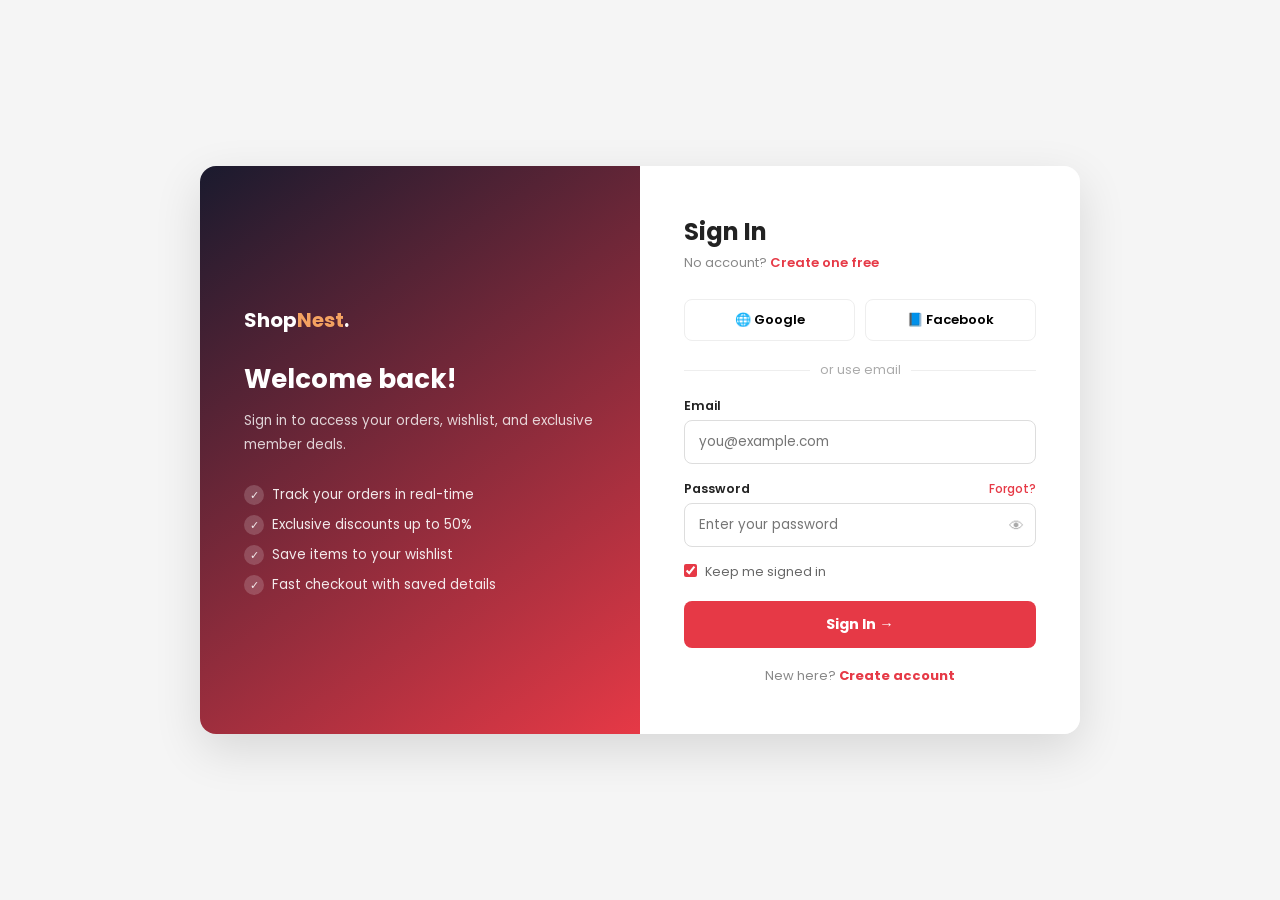
<file: login.html>
<!DOCTYPE html>
<html lang="en">
<head>
  <meta charset="UTF-8">
  <meta name="viewport" content="width=device-width, initial-scale=1.0">
  <title>Login — ShopNest</title>
  <link rel="stylesheet" href="style.css">
</head>
<body>

<div class="auth-page">
  <div class="auth-box">

    <div class="auth-left">
      <a href="index.html" class="logo">Shop<span>Nest</span>.</a>
      <h2>Welcome back!</h2>
      <p>Sign in to access your orders, wishlist, and exclusive member deals.</p>
      <ul>
        <li>Track your orders in real-time</li>
        <li>Exclusive discounts up to 50%</li>
        <li>Save items to your wishlist</li>
        <li>Fast checkout with saved details</li>
      </ul>
    </div>

    <div class="auth-right">
      <h2>Sign In</h2>
      <p class="sub">No account? <a href="signup.html">Create one free</a></p>

      <div class="social-btns">
        <button>🌐 Google</button>
        <button>📘 Facebook</button>
      </div>

      <div class="divider"><span>or use email</span></div>

      <form id="login-form">
        <div class="form-group">
          <label>Email</label>
          <input type="email" id="email" placeholder="you@example.com" autocomplete="email">
        </div>
        <div class="form-group">
          <label>Password <a href="#" class="forgot">Forgot?</a></label>
          <div class="pw-wrap">
            <input type="password" id="pw" placeholder="Enter your password" autocomplete="current-password">
            <button type="button">👁</button>
          </div>
        </div>
        <div class="form-check">
          <input type="checkbox" id="rem" checked>
          <label for="rem">Keep me signed in</label>
        </div>
        <button type="submit" class="btn-submit">Sign In →</button>
      </form>

      <div class="switch">New here? <a href="signup.html">Create account</a></div>
    </div>

  </div>
</div>

<script src="main.js"></script>
</body>
</html>
</file>
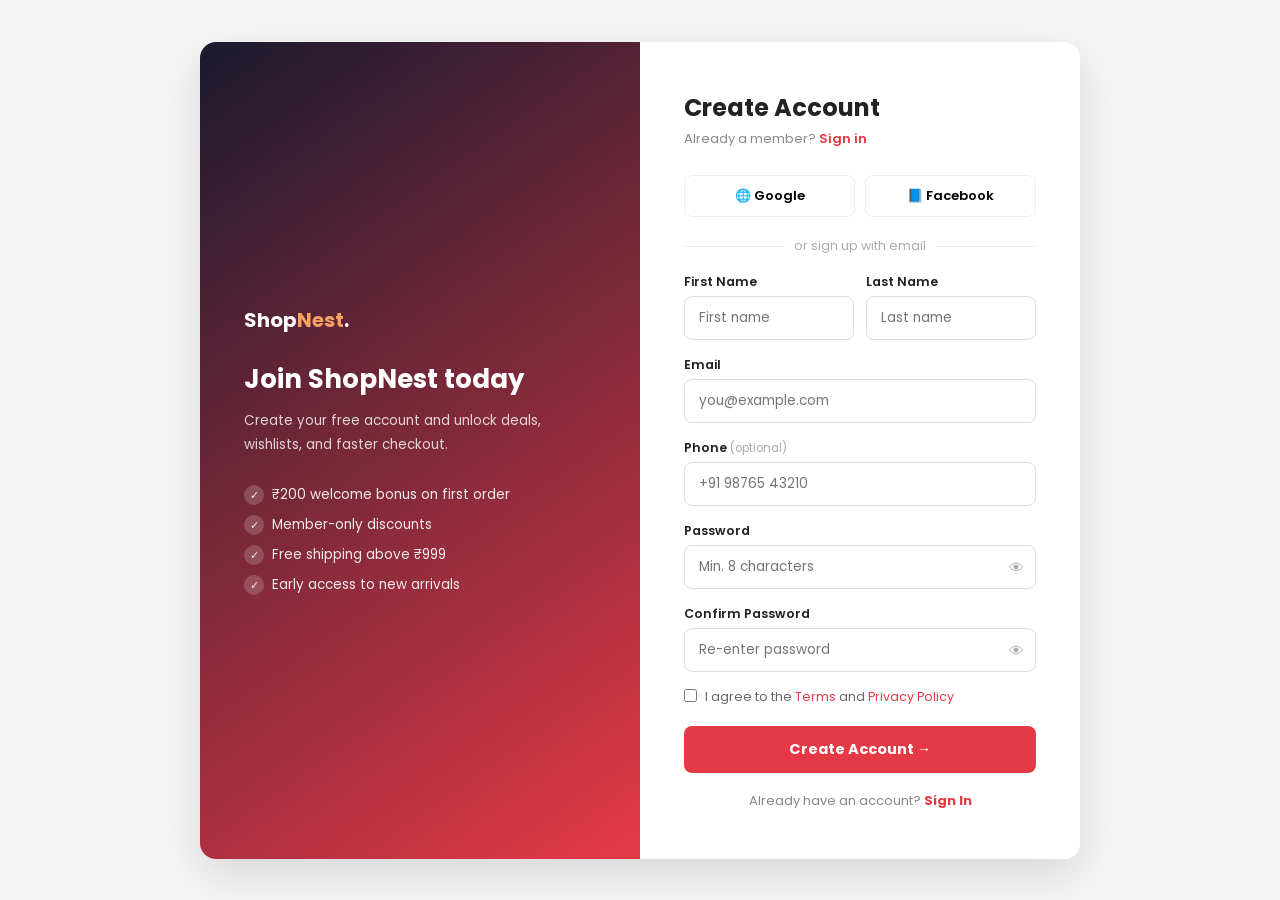
<file: signup.html>
<!DOCTYPE html>
<html lang="en">
<head>
  <meta charset="UTF-8">
  <meta name="viewport" content="width=device-width, initial-scale=1.0">
  <title>Sign Up — ShopNest</title>
  <link rel="stylesheet" href="style.css">
</head>
<body>

<div class="auth-page">
  <div class="auth-box">

    <div class="auth-left">
      <a href="index.html" class="logo">Shop<span>Nest</span>.</a>
      <h2>Join ShopNest today</h2>
      <p>Create your free account and unlock deals, wishlists, and faster checkout.</p>
      <ul>
        <li>₹200 welcome bonus on first order</li>
        <li>Member-only discounts</li>
        <li>Free shipping above ₹999</li>
        <li>Early access to new arrivals</li>
      </ul>
    </div>

    <div class="auth-right">
      <h2>Create Account</h2>
      <p class="sub">Already a member? <a href="login.html">Sign in</a></p>

      <div class="social-btns">
        <button>🌐 Google</button>
        <button>📘 Facebook</button>
      </div>

      <div class="divider"><span>or sign up with email</span></div>

      <form id="signup-form">
        <div class="form-row">
          <div class="form-group">
            <label>First Name</label>
            <input type="text" placeholder="First name" autocomplete="given-name">
          </div>
          <div class="form-group">
            <label>Last Name</label>
            <input type="text" placeholder="Last name" autocomplete="family-name">
          </div>
        </div>
        <div class="form-group">
          <label>Email</label>
          <input type="email" id="email" placeholder="you@example.com" autocomplete="email">
        </div>
        <div class="form-group">
          <label>Phone <span style="color:#aaa;font-weight:400;font-size:11.5px">(optional)</span></label>
          <input type="tel" placeholder="+91 98765 43210" autocomplete="tel">
        </div>
        <div class="form-group">
          <label>Password</label>
          <div class="pw-wrap">
            <input type="password" id="pw" placeholder="Min. 8 characters" autocomplete="new-password">
            <button type="button">👁</button>
          </div>
        </div>
        <div class="form-group">
          <label>Confirm Password</label>
          <div class="pw-wrap">
            <input type="password" id="cpw" placeholder="Re-enter password" autocomplete="new-password">
            <button type="button">👁</button>
          </div>
        </div>
        <div class="form-check">
          <input type="checkbox" id="terms">
          <label for="terms">I agree to the <a href="#">Terms</a> and <a href="#">Privacy Policy</a></label>
        </div>
        <button type="submit" class="btn-submit">Create Account →</button>
      </form>

      <div class="switch">Already have an account? <a href="login.html">Sign In</a></div>
    </div>

  </div>
</div>

<script src="main.js"></script>
</body>
</html>
</file>
<file: style.css>
@import url('base.css');
@import url('components.css');
@import url('pages.css');
</file>
